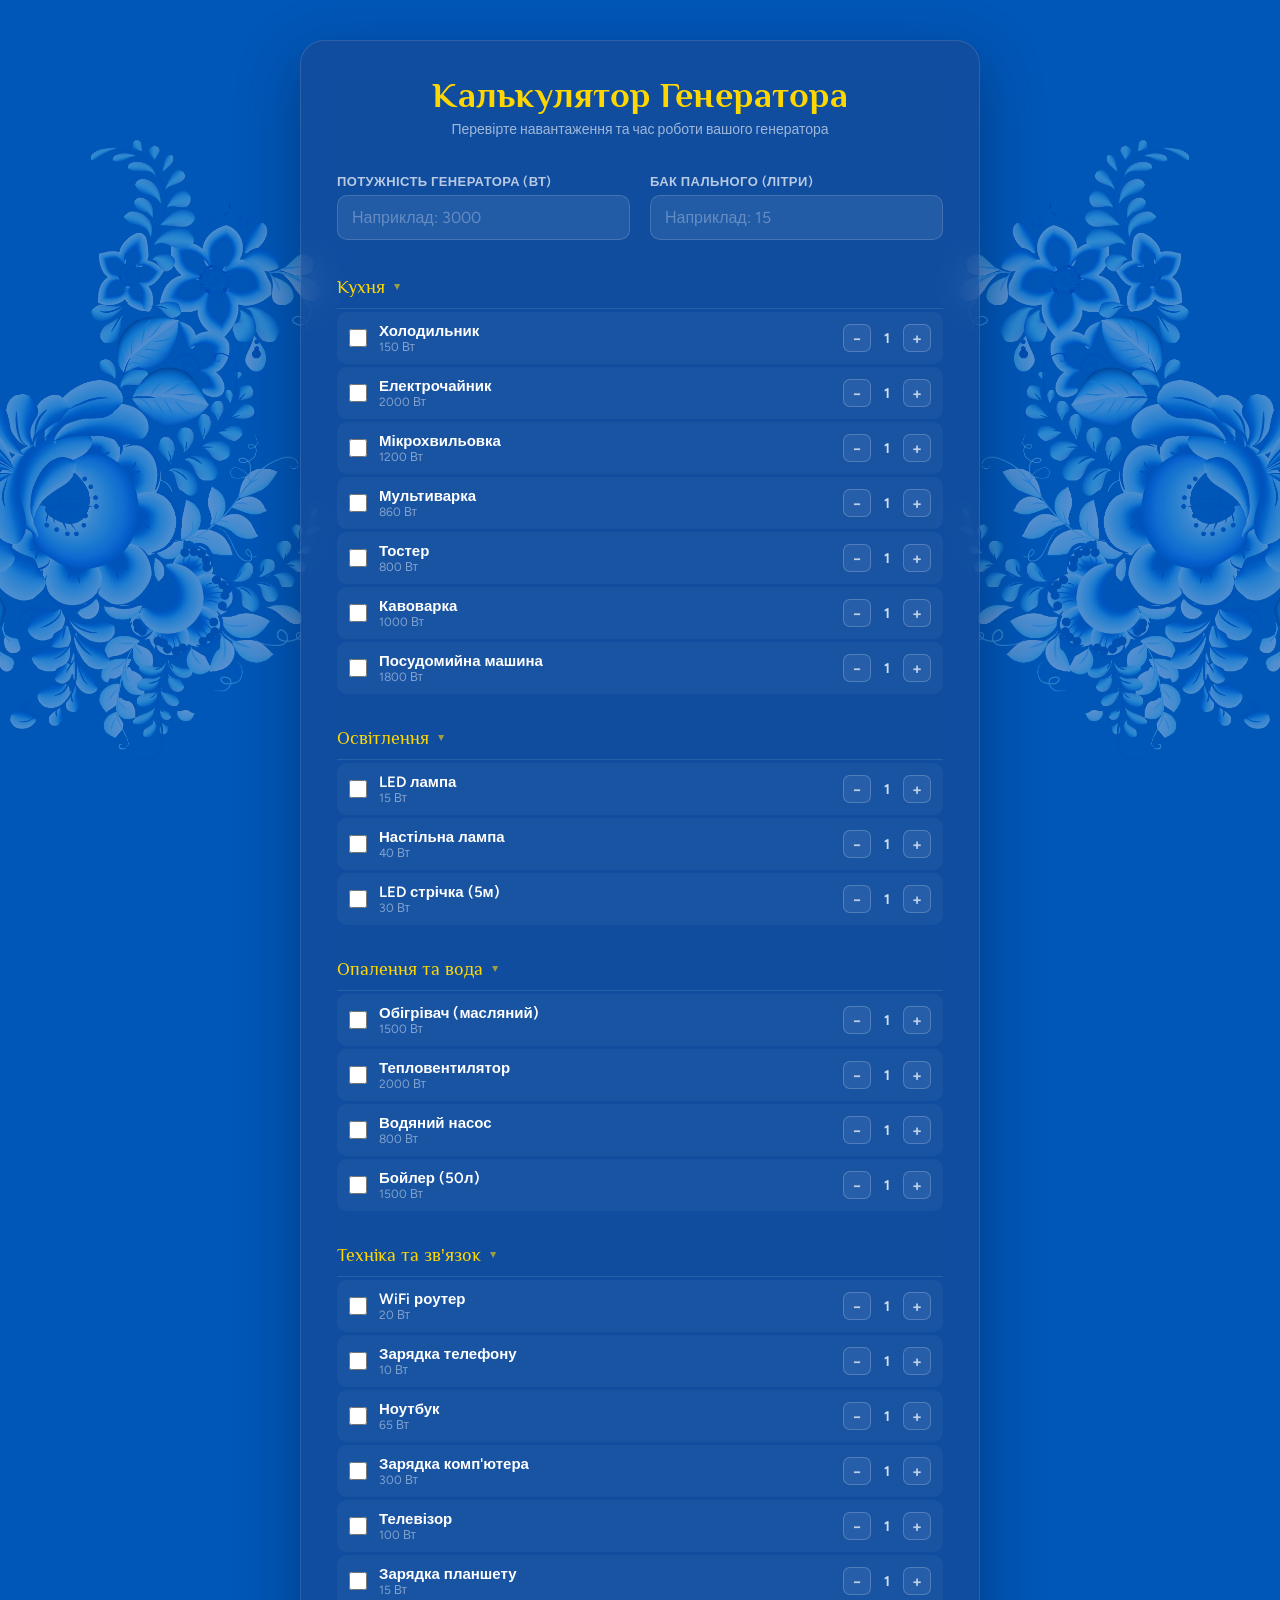
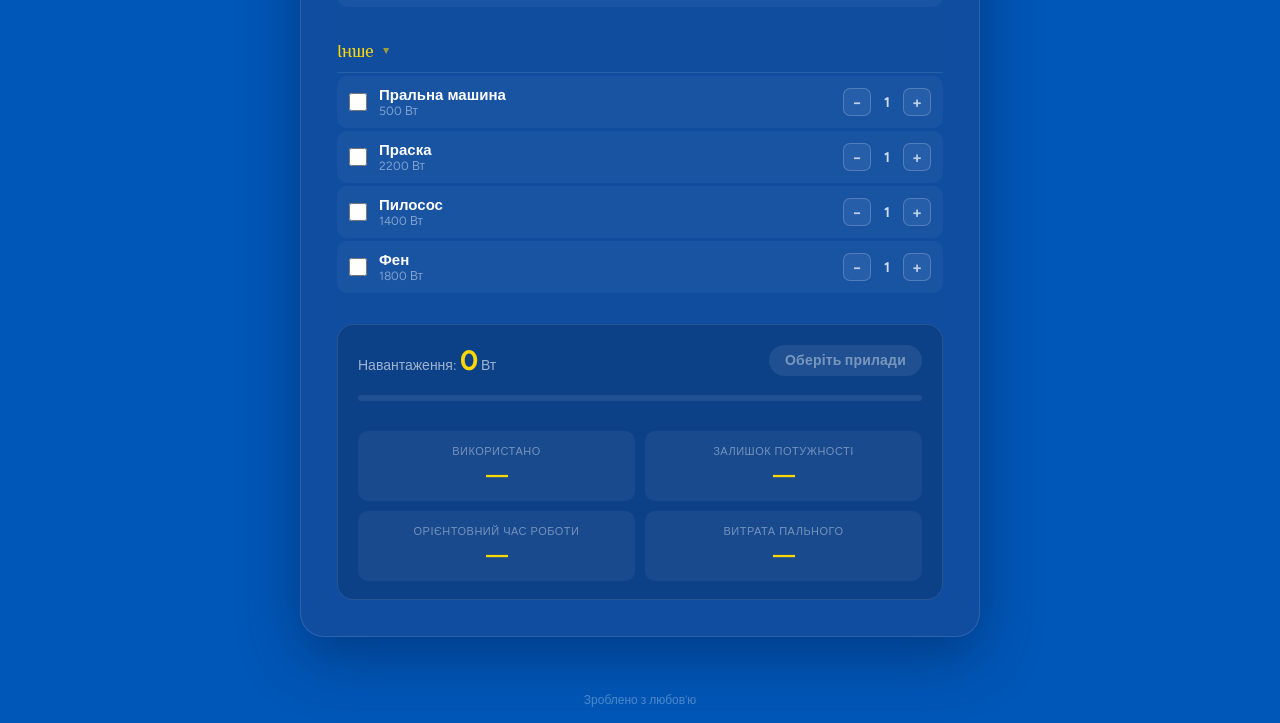
<file: index.html>
<!DOCTYPE html>
<html lang="uk">
<head>
  <meta charset="UTF-8">
  <meta name="viewport" content="width=device-width, initial-scale=1.0">
  <title>Калькулятор Генератора</title>
  <link href="https://fonts.googleapis.com/css2?family=Philosopher:wght@400;700&family=Figtree:wght@400;500;600;700&display=swap" rel="stylesheet">
  <link rel="stylesheet" href="style.css">
</head>
<body>

<div class="container">
  <div class="header">
    <h1>Калькулятор Генератора</h1>
    <div class="subtitle">Перевірте навантаження та час роботи вашого генератора</div>
  </div>

  <div class="body-content">
    <div class="gen-input-section">
      <div>
        <label for="genPower">Потужність генератора (Вт)</label>
        <input type="number" id="genPower" placeholder="Наприклад: 3000" oninput="calculate()">
      </div>
      <div>
        <label for="tankSize">Бак пального (літри)</label>
        <input type="number" id="tankSize" placeholder="Наприклад: 15" oninput="calculate()">
      </div>
    </div>

    <div id="categories"></div>

    <div class="results-panel" id="resultsPanel">
      <div class="results-header">
        <div class="load-display">
          Навантаження: <strong id="totalLoad">0</strong> Вт
        </div>
        <div class="status-badge neutral" id="statusBadge">Оберіть прилади</div>
      </div>
      <div class="load-bar-bg">
        <div class="load-bar-fill" id="loadBar" style="width:0%"></div>
      </div>
      <div class="warning-banner" id="warningBanner"></div>
      <div class="results-details">
        <div class="detail-card">
          <div class="label">Використано</div>
          <div class="value" id="percentUsed">—</div>
        </div>
        <div class="detail-card">
          <div class="label">Залишок потужності</div>
          <div class="value" id="remaining">—</div>
        </div>
        <div class="detail-card">
          <div class="label">Орієнтовний час роботи</div>
          <div class="value" id="runtime">—</div>
        </div>
        <div class="detail-card">
          <div class="label">Витрата пального</div>
          <div class="value" id="fuelRate">—</div>
        </div>
      </div>
    </div>
  </div>
</div>

<div class="footer">Зроблено з любов'ю</div>

<script src="script.js"></script>
</body>
</html>
</file>
<file: style.css>
* { box-sizing: border-box; margin: 0; padding: 0; }

body {
  font-family: 'Figtree', sans-serif;
  background-color: #0057B7;
  color: #e8ecf2;
  min-height: 100vh;
  overflow-x: hidden;
}

/* Folk art PNG borders */
body::before, body::after {
  content: "";
  position: fixed;
  top: 0;
  width: 380px;
  height: 100vh;
  background-image: url("folk-left.png");
  background-repeat: no-repeat;
  background-size: contain;
  background-position: center;
  opacity: 0.35;
  z-index: 0;
  pointer-events: none;
}
body::before { left: -60px; }
body::after { right: -60px; transform: scaleX(-1); }

.container {
  position: relative;
  z-index: 1;
  max-width: 680px;
  margin: 40px auto;
  padding: 0;
  background: rgba(30, 70, 140, 0.55);
  backdrop-filter: blur(16px);
  -webkit-backdrop-filter: blur(16px);
  border: 1px solid rgba(255, 255, 255, 0.12);
  border-radius: 24px;
  box-shadow: 0 20px 60px rgba(0, 20, 60, 0.4);
  overflow: hidden;
}

.header {
  padding: 34px 36px 28px;
  text-align: center;
}

h1 {
  font-family: 'Philosopher', serif;
  font-size: 36px;
  color: #FFD700;
  letter-spacing: 0.5px;
  margin-bottom: 6px;
  font-weight: 700;
}

.subtitle {
  color: rgba(255, 255, 255, 0.6);
  font-size: 14px;
  font-weight: 400;
}

.body-content {
  padding: 8px 36px 36px;
}

/* Generator input section */
.gen-input-section {
  display: flex;
  gap: 20px;
  margin-bottom: 26px;
  flex-wrap: wrap;
}
.gen-input-section > div { flex: 1; min-width: 240px; }

.gen-input-section label {
  display: block;
  font-weight: 600;
  font-size: 13px;
  color: rgba(255, 255, 255, 0.7);
  margin-bottom: 6px;
  text-transform: uppercase;
  letter-spacing: 0.4px;
}

.gen-input-section input {
  width: 100%;
  padding: 12px 14px;
  border: 1.5px solid rgba(255, 255, 255, 0.15);
  border-radius: 10px;
  font-size: 16px;
  font-family: 'Figtree', sans-serif;
  background: rgba(255, 255, 255, 0.08);
  color: #fff;
  transition: border-color 0.2s, background 0.2s;
}
.gen-input-section input::placeholder { color: rgba(255, 255, 255, 0.3); }
.gen-input-section input:focus {
  outline: none;
  border-color: rgba(255, 215, 0, 0.5);
  background: rgba(255, 255, 255, 0.12);
}

/* Category sections */
.section-title {
  font-family: 'Philosopher', serif;
  font-size: 18px;
  color: #FFD700;
  margin: 20px 0 0;
  padding: 11px 0;
  border-bottom: 1px solid rgba(255, 255, 255, 0.1);
  display: flex;
  align-items: center;
  gap: 10px;
  cursor: pointer;
  user-select: none;
  transition: color 0.2s;
}
.section-title:hover { color: #ffe566; }

.section-title .arrow {
  display: inline-block;
  transition: transform 0.25s;
  font-size: 12px;
  opacity: 0.6;
}
.section-title .arrow.open { transform: rotate(90deg); }

.category-items {
  overflow: hidden;
  transition: max-height 0.3s ease;
}
.category-items.collapsed { max-height: 0 !important; }

/* Appliance rows */
.appliance-row {
  display: flex;
  align-items: center;
  padding: 10px 12px;
  margin: 3px 0;
  border-radius: 10px;
  background: rgba(255, 255, 255, 0.04);
  transition: background 0.15s;
  gap: 12px;
}
.appliance-row:hover { background: rgba(255, 255, 255, 0.08); }
.appliance-row.checked { background: rgba(255, 215, 0, 0.1); }

.appliance-row input[type=checkbox] {
  width: 18px;
  height: 18px;
  accent-color: #FFD700;
  cursor: pointer;
  flex-shrink: 0;
}

.appliance-row .info { flex: 1; min-width: 0; }

.appliance-row .app-name {
  font-size: 15px;
  font-weight: 600;
  color: #fff;
}

.appliance-row .app-watts {
  font-size: 12px;
  color: rgba(255, 255, 255, 0.45);
  font-weight: 400;
}

.appliance-row .qty-control {
  display: flex;
  align-items: center;
  gap: 4px;
}

.qty-btn {
  width: 28px;
  height: 28px;
  border-radius: 7px;
  border: 1px solid rgba(255, 255, 255, 0.2);
  background: rgba(255, 255, 255, 0.06);
  font-size: 16px;
  font-weight: 700;
  color: rgba(255, 255, 255, 0.7);
  cursor: pointer;
  display: flex;
  align-items: center;
  justify-content: center;
  transition: all 0.15s;
  font-family: 'Figtree', sans-serif;
}
.qty-btn:hover {
  background: rgba(255, 215, 0, 0.2);
  color: #FFD700;
  border-color: rgba(255, 215, 0, 0.4);
}

.qty-val {
  width: 24px;
  text-align: center;
  font-weight: 700;
  font-size: 14px;
  color: rgba(255, 255, 255, 0.8);
}

/* Results panel */
.results-panel {
  margin-top: 28px;
  border-radius: 16px;
  overflow: hidden;
  border: 1px solid rgba(255, 255, 255, 0.1);
  background: rgba(0, 0, 0, 0.15);
  transition: border-color 0.3s;
}
.results-panel.safe { border-color: rgba(72, 199, 110, 0.5); }
.results-panel.danger { border-color: rgba(230, 70, 60, 0.6); }

.results-header {
  padding: 18px 20px;
  display: flex;
  justify-content: space-between;
  align-items: center;
  flex-wrap: wrap;
  gap: 10px;
}

.load-display {
  font-size: 14px;
  color: rgba(255, 255, 255, 0.6);
}
.load-display strong {
  font-size: 28px;
  color: #FFD700;
  font-family: 'Figtree', sans-serif;
}
.results-panel.danger .load-display strong { color: #ff6b6b; }

.status-badge {
  padding: 7px 16px;
  border-radius: 20px;
  font-weight: 700;
  font-size: 14px;
  letter-spacing: 0.2px;
}
.status-badge.safe { background: rgba(72, 199, 110, 0.2); color: #6fdb8f; }
.status-badge.danger { background: rgba(230, 70, 60, 0.25); color: #ff6b6b; animation: pulse 1.2s infinite; }
.status-badge.neutral { background: rgba(255, 255, 255, 0.08); color: rgba(255, 255, 255, 0.4); }

@keyframes pulse {
  0%, 100% { opacity: 1; }
  50% { opacity: 0.6; }
}

/* Progress bar */
.load-bar-bg {
  height: 6px;
  background: rgba(255, 255, 255, 0.08);
  border-radius: 3px;
  margin: 0 20px 16px;
  overflow: hidden;
}
.load-bar-fill {
  height: 100%;
  border-radius: 3px;
  transition: width 0.4s, background 0.4s;
  background: #48c76e;
}
.load-bar-fill.warn { background: #f0c040; }
.load-bar-fill.danger { background: #e6463c; }

/* Warning banner */
.warning-banner {
  margin: 0 20px 16px;
  padding: 11px 14px;
  background: rgba(255, 200, 50, 0.1);
  border-left: 3px solid rgba(255, 200, 50, 0.5);
  border-radius: 0 8px 8px 0;
  font-size: 13px;
  color: rgba(255, 230, 150, 0.9);
  display: none;
}
.warning-banner.show { display: block; }

.results-details {
  padding: 14px 20px 18px;
  display: grid;
  grid-template-columns: 1fr 1fr;
  gap: 10px;
}

.detail-card {
  background: rgba(255, 255, 255, 0.05);
  border-radius: 10px;
  padding: 14px;
  text-align: center;
}

.detail-card .label {
  font-size: 11px;
  color: rgba(255, 255, 255, 0.4);
  text-transform: uppercase;
  letter-spacing: 0.5px;
  margin-bottom: 5px;
}

.detail-card .value {
  font-size: 20px;
  font-weight: 700;
  color: #FFD700;
}
.detail-card .value.red { color: #ff6b6b; }

/* Footer */
.footer {
  text-align: center;
  padding: 16px;
  font-size: 12px;
  color: rgba(255, 255, 255, 0.3);
  position: relative;
  z-index: 1;
}

/* Responsive */
@media (max-width: 600px) {
  .container { margin: 16px; border-radius: 18px; }
  .header { padding: 26px 20px 20px; }
  .body-content { padding: 8px 20px 28px; }
  h1 { font-size: 28px; }
  .results-details { grid-template-columns: 1fr; }
  .gen-input-section > div { min-width: 100%; }
}
</file>
